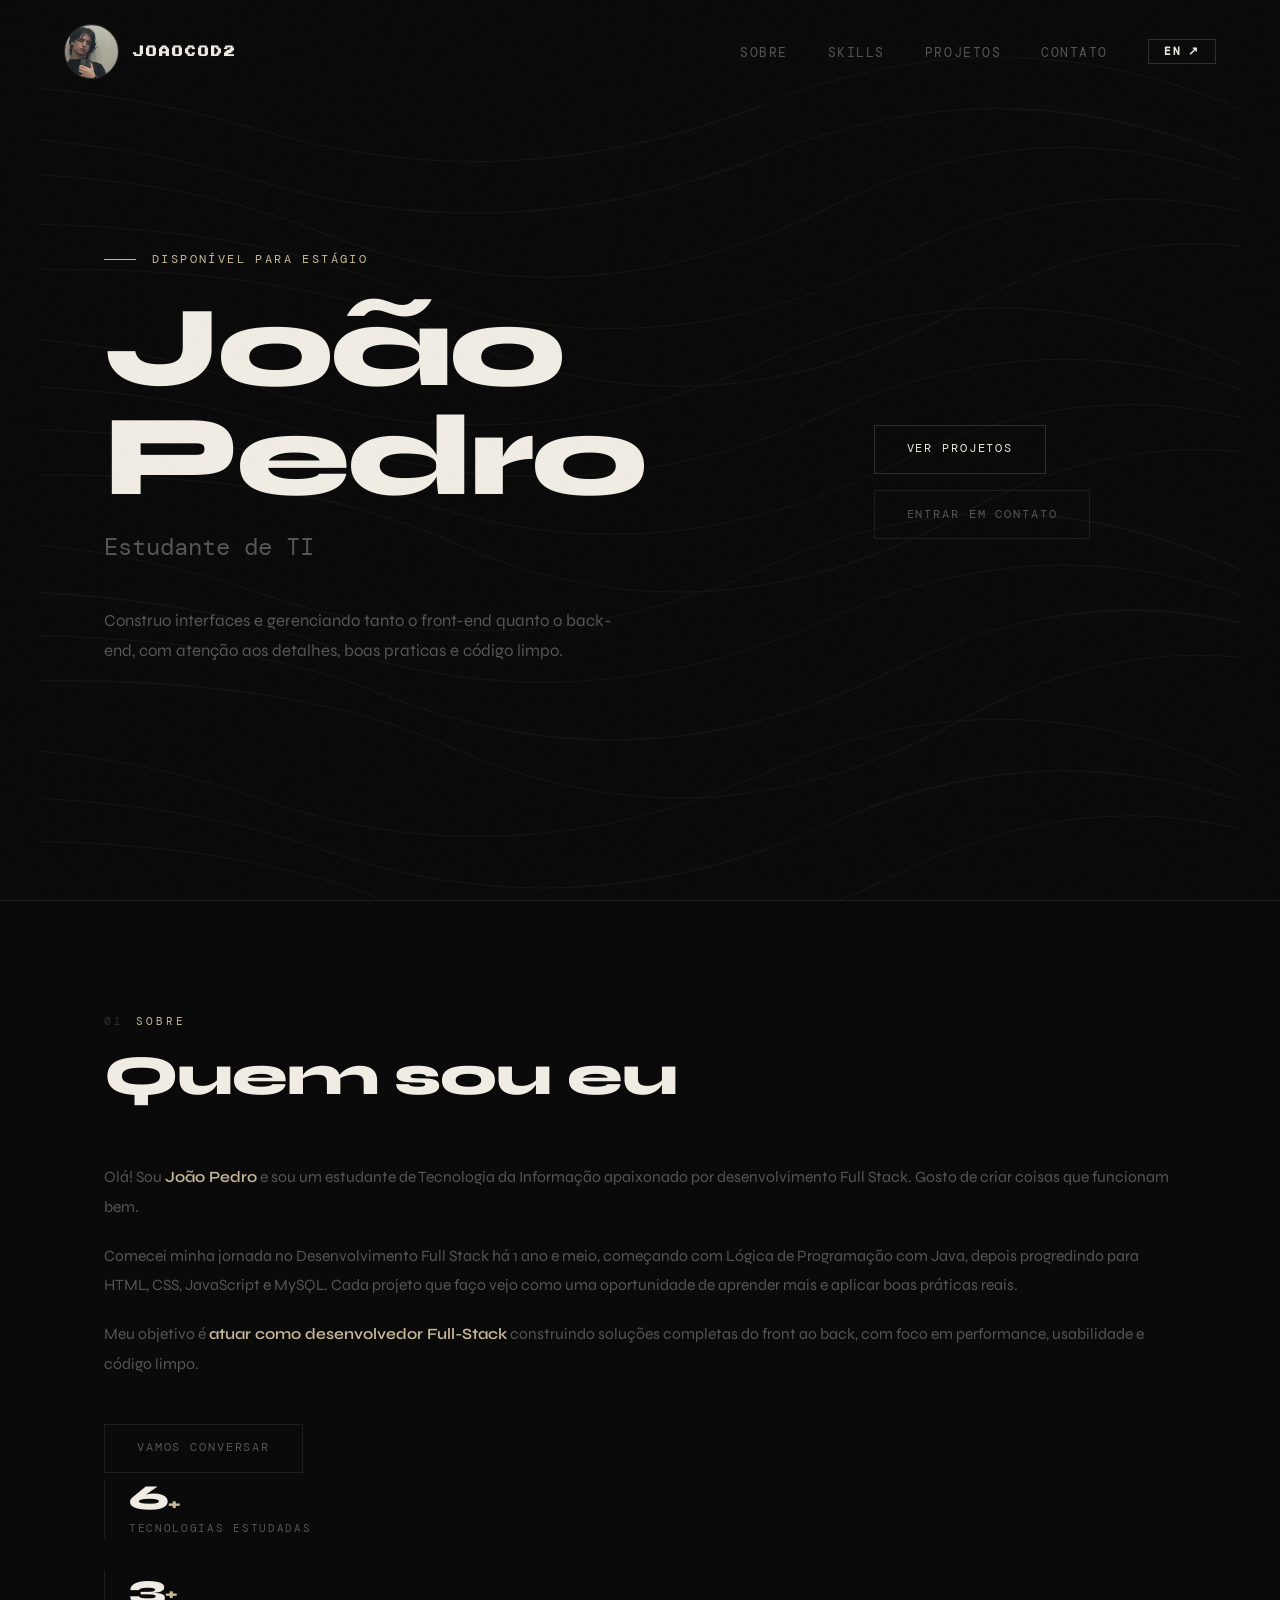
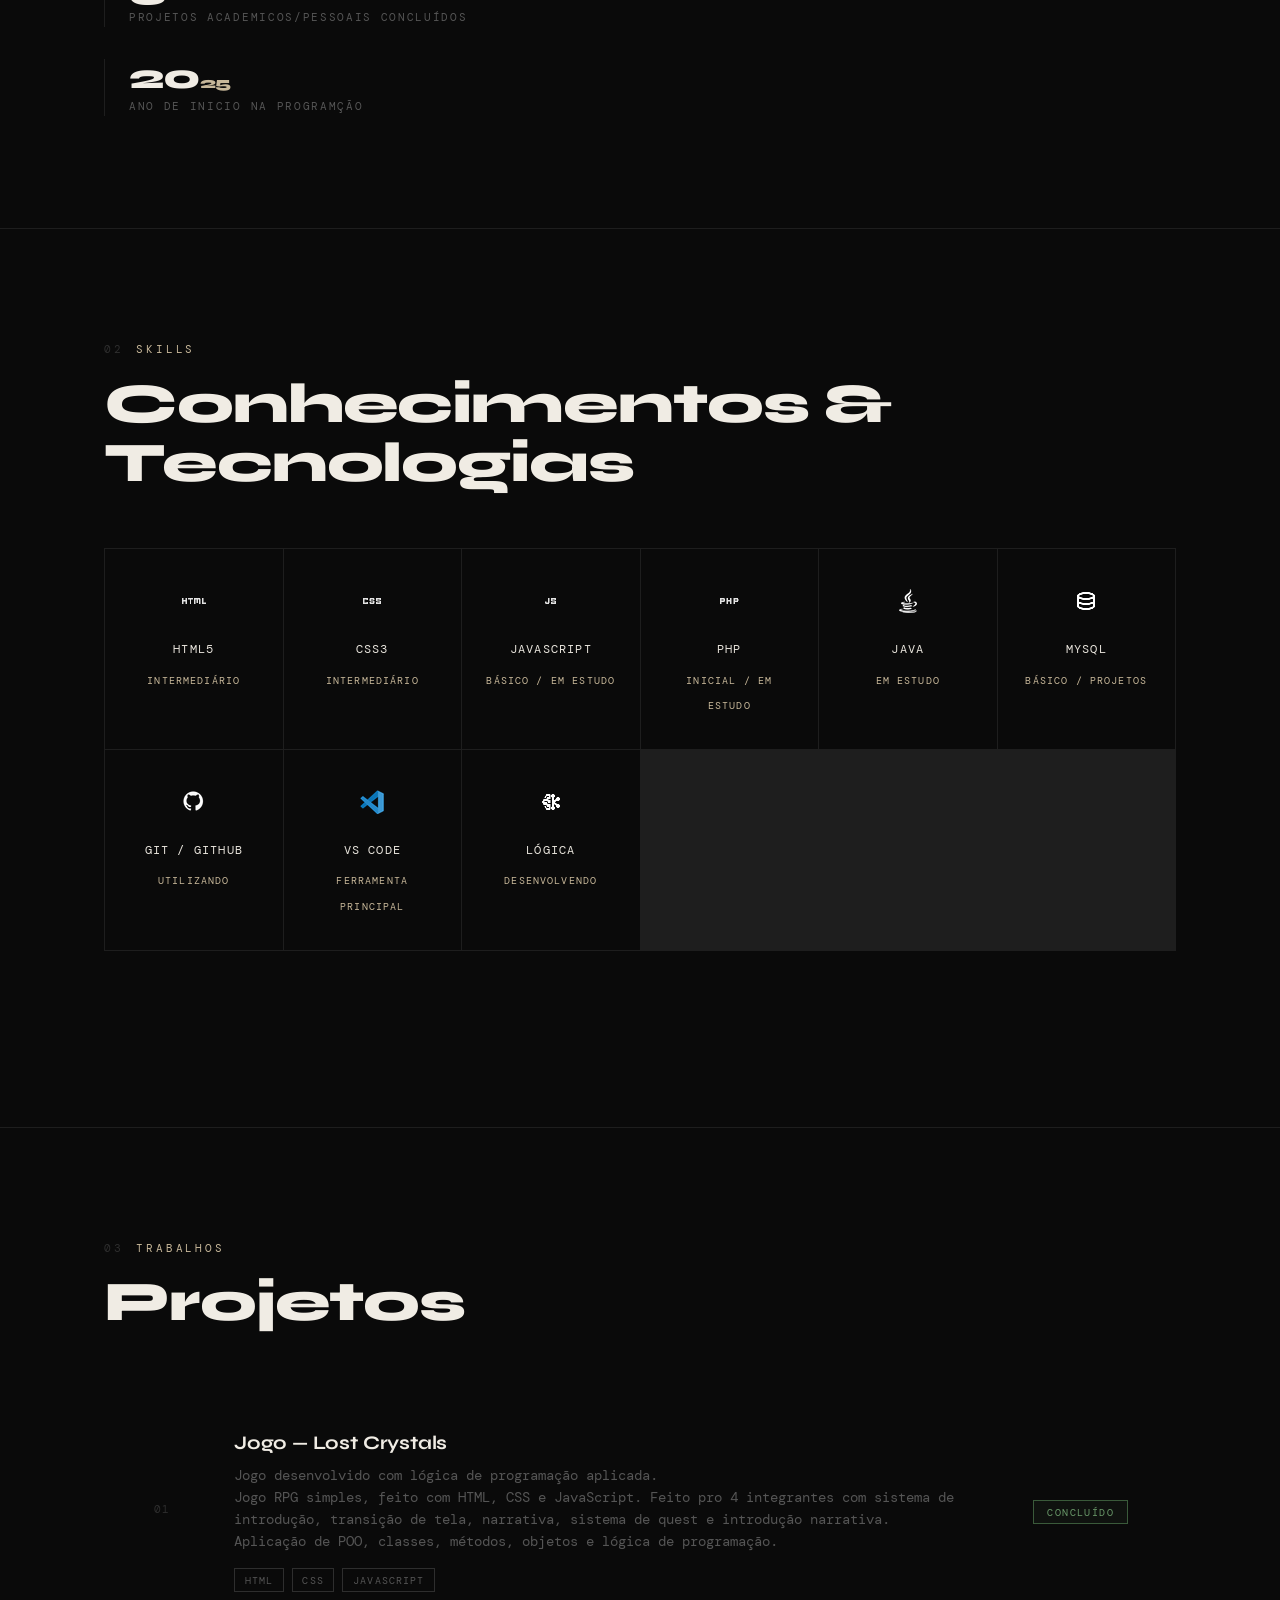
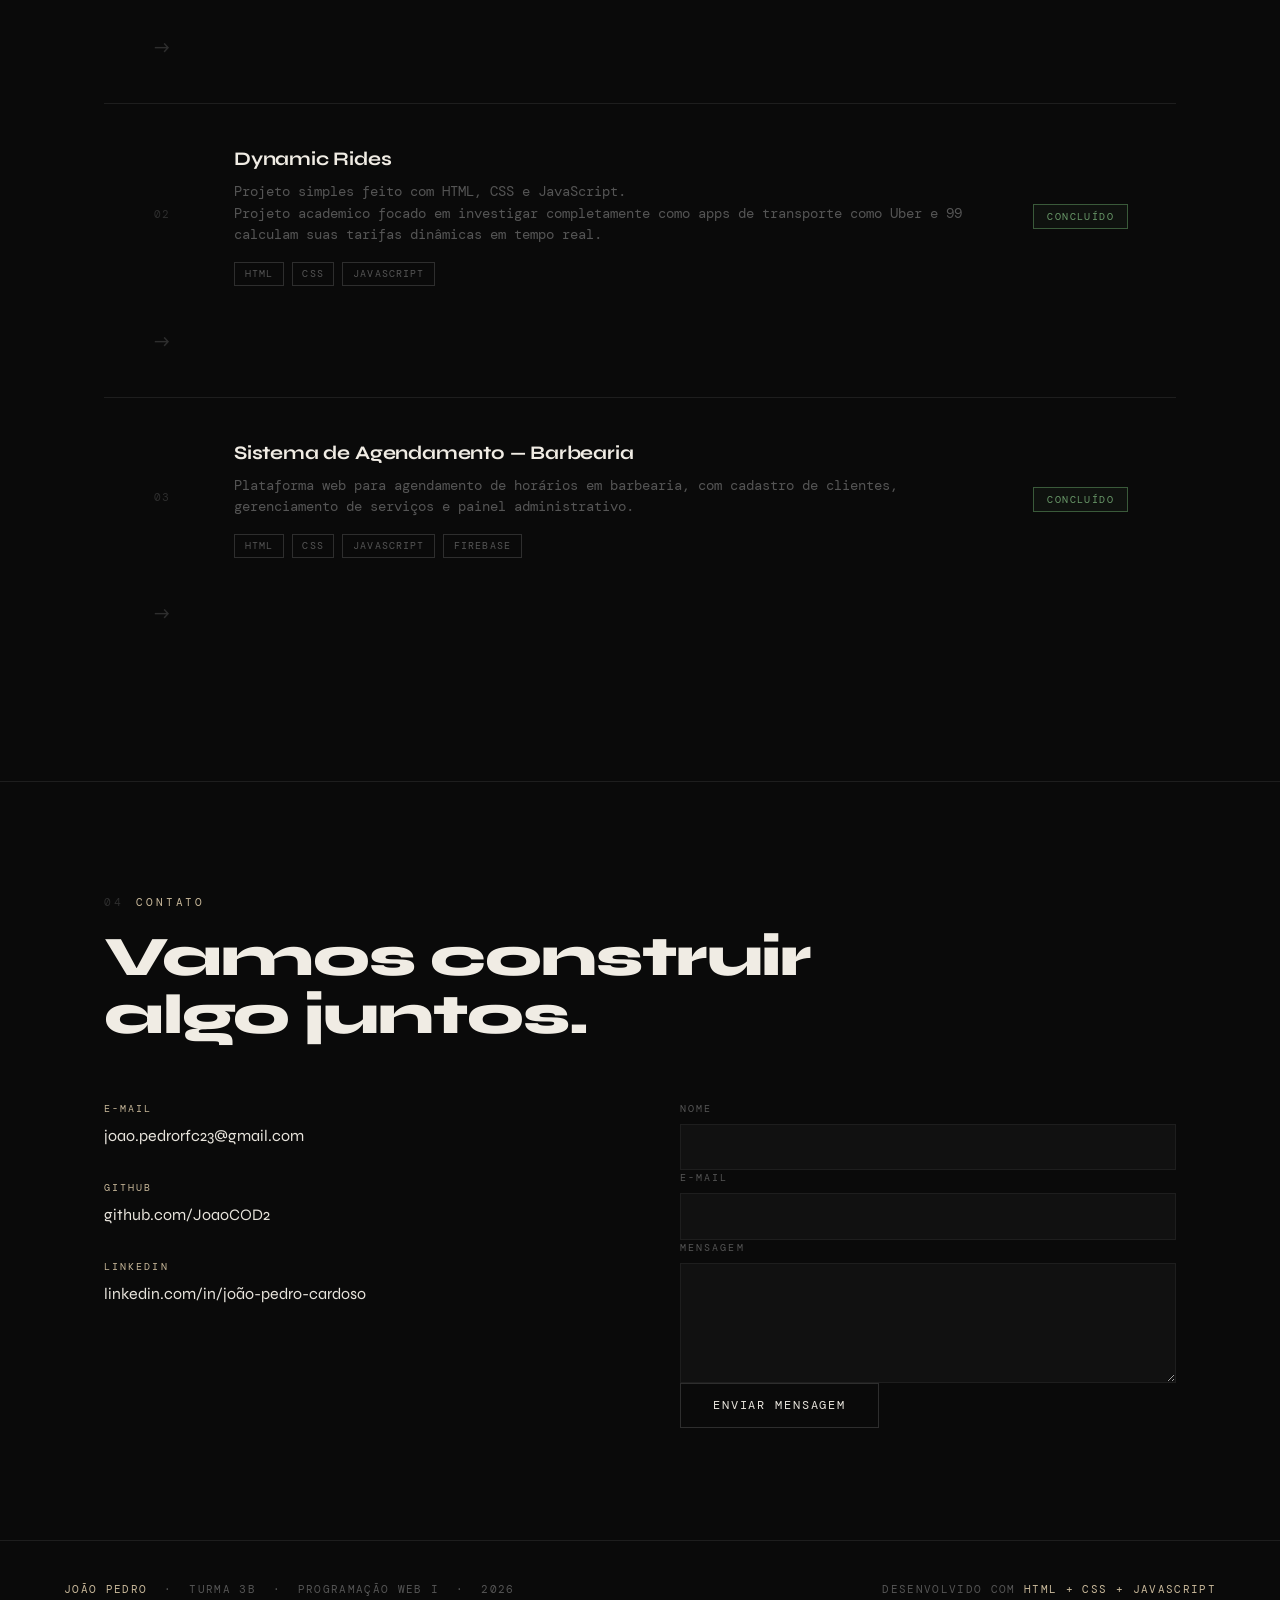
<file: index.html>
<!doctype html>
<html lang="pt-BR">

<head>
  <meta charset="UTF-8" />
  <meta name="viewport" content="width=device-width, initial-scale=1.0" />
  <title>Portfolio - Dev</title>
  <link rel="stylesheet" href="css/style.css" />
</head>

<body>
  <div id="progress-bar"></div>

  <header id="header">
    <div class="logo reveal">
      <img src="img/icone.jpg" alt="Logo João Pedro" class="logo-icon" />
      <span class="logo-text">JOAOCOD2</span>
    </div>

    <nav id="nav">
      <ul>
        <li><a href="#sobre">Sobre</a></li>
        <li><a href="#conhecimento">Skills</a></li>
        <li><a href="#projetos">Projetos</a></li>
        <li><a href="#contato">Contato</a></li>
        <a href="/en/index.html" class="language-btn">
            EN <span>↗</span>
        </a>
      </ul>
    </nav>

    <div class="hamburger" id="hamburger" aria-label="Menu">
      <span></span>
      <span></span>
      <span></span>
    </div>
  </header>

  <section id="hero">
    <div class="hero-lines" aria-hidden="true">
      <svg viewBox="0 0 1400 700" preserveAspectRatio="xMidYMid slice" xmlns="http://www.w3.org/2000/svg">
        <g stroke="#c8b89a" stroke-width="0.8" fill="none">
          <path d="M-100,80 Q200,40 400,100 T800,80 T1200,100 T1600,80" />
          <path d="M-100,120 Q200,80 400,140 T800,120 T1200,140 T1600,120" />
          <path d="M-100,160 Q250,100 450,180 T850,160 T1250,180 T1600,160" />
          <path d="M-100,200 Q300,140 500,220 T900,200 T1300,220 T1600,200" />
          <path d="M-100,240 Q350,170 550,260 T950,240 T1350,260 T1600,240" />
          <path d="M-100,280 Q200,230 400,300 T800,280 T1200,300 T1600,280" />
          <path d="M-100,320 Q250,270 450,340 T850,320 T1250,340 T1600,320" />
          <path d="M-100,360 Q300,300 500,380 T900,360 T1300,380 T1600,360" />
          <path d="M-100,400 Q350,330 550,420 T950,400 T1350,420 T1600,400" />
          <path d="M-100,440 Q200,390 400,460 T800,440 T1200,460 T1600,440" />
          <path d="M-100,480 Q250,430 450,500 T850,480 T1250,500 T1600,480" />
          <path d="M-100,520 Q300,460 500,540 T900,520 T1300,540 T1600,520" />
          <path d="M-100,560 Q350,490 550,580 T950,560 T1350,580 T1600,560" />
          <path d="M-100,600 Q200,550 400,620 T800,600 T1200,620 T1600,600" />
          <path d="M-100,640 Q250,590 450,660 T850,640 T1250,660 T1600,640" />
          <path d="M-100,680 Q300,620 500,700 T900,680 T1300,700 T1600,680" />
        </g>
      </svg>
    </div>

    <div class="hero-content">
      <div class="hero-tag">Disponível para Estágio</div>
      <h1 class="hero-name">João Pedro</h1>
      <p class="hero-title">Estudante de TI</p>
      <p class="hero-desc">
        Construo interfaces e gerenciando tanto o front-end quanto o back-end,
        com atenção aos detalhes, boas praticas e código limpo.
      </p>
    </div>
    <div class="hero-cta">
      <a href="#projetos" class="btn"><span>Ver Projetos</span></a>
      <a href="#contato" class="btn btn-outline"><span>Entrar em Contato</span></a>
    </div>
  </section>

  <hr class="divider" />

  <section id="sobre">
    <div class="section-label" data-num="01">Sobre</div>
    <h2 class="section-title">Quem sou eu</h2>

    <div class="sobre-grind reveal">
      <div class="sobre-text">
        <p>
          Olá! Sou <strong>João Pedro</strong> e sou um estudante de
          Tecnologia da Informação apaixonado por desenvolvimento Full Stack.
          Gosto de criar coisas que funcionam bem.
        </p>
        <p>
          Comecei minha jornada no Desenvolvimento Full Stack há 1 ano e meio,
          começando com Lógica de Programação com Java, depois progredindo
          para HTML, CSS, JavaScript e MySQL. Cada projeto que faço vejo como
          uma oportunidade de aprender mais e aplicar boas práticas reais.
        </p>
        <p>
          Meu objetivo é
          <strong> atuar como desenvolvedor Full-Stack</strong> construindo
          soluções completas do front ao back, com foco em performance,
          usabilidade e código limpo.
        </p>
        <br />
        <a href="#contato" class="btn btn-outline"><span>Vamos Conversar</span></a>
      </div>

      <div class="sobre-stats">
        <div class="stat-item">
          <div class="stat-num">6<span>+ </span></div>
          <div class="stat-label">Tecnologias estudadas</div>
        </div>
        <div class="stat-item">
          <div class="stat-num">3<span>+ </span></div>
          <div class="stat-label">
            Projetos Academicos/Pessoais concluídos
          </div>
        </div>
        <div class="stat-item">
          <div class="stat-num">20<span>25</span></div>
          <div class="stat-label">Ano de inicio na programção</div>
        </div>
      </div>
    </div>
  </section>

  <hr class="divider" />

  <section id="conhecimento">
    <div class="section-label" data-num="02">Skills</div>
    <h2 class="section-title">Conhecimentos &amp; Tecnologias</h2>

    <div class="skills-grid reveal">
      <div class="skill-card">
        <span class="skill-icon"><img src="img/html_24dp_E3E3E3_FILL0_wght400_GRAD0_opsz24.png" alt="HTML"></span>
        <span class="skill-name">HTML5</span>
        <span class="skill-level">Intermediário</span>
      </div>
      <div class="skill-card">
        <span class="skill-icon"><img src="img/css_24dp_E3E3E3_FILL0_wght400_GRAD0_opsz24.png" alt="CSS"></span>
        <span class="skill-name">CSS3</span>
        <span class="skill-level">Intermediário</span>
      </div>
      <div class="skill-card">
        <span class="skill-icon"><img src="img/javascript_24dp_E3E3E3_FILL0_wght400_GRAD0_opsz24.png"
            alt="JavaScript"></span>
        <span class="skill-name">JavaScript</span>
        <span class="skill-level">Básico / Em estudo</span>
      </div>
      <div class="skill-card">
        <span class="skill-icon"><img src="img/php_24dp_E3E3E3_FILL0_wght400_GRAD0_opsz24.png" alt="PHP"></span>
        <span class="skill-name">PHP</span>
        <span class="skill-level">Inicial / Em estudo</span>
      </div>
      <div class="skill-card">
        <span class="skill-icon"><img src="img/Java (4).png" alt="Java"></span>
        <span class="skill-name">Java</span>
        <span class="skill-level">Em estudo</span>
      </div>
      <div class="skill-card">
        <span class="skill-icon"><img src="img/database_24dp_FFFFFF_FILL0_wght400_GRAD0_opsz24.png"
            alt="Database"></span>
        <span class="skill-name">MySQL</span>
        <span class="skill-level">Básico / Projetos</span>
      </div>
      <div class="skill-card">
        <span class="skill-icon"><img src="img/Design sem nome (1).png" alt="Git"></span>
        <span class="skill-name">Git / GitHub</span>
        <span class="skill-level">Utilizando</span>
      </div>
      <div class="skill-card">
        <span class="skill-icon"><img src="img/Design sem nome (2).png" alt="VS Code"></span>
        <span class="skill-name">VS Code</span>
        <span class="skill-level">Ferramenta principal</span>
      </div>
      <div class="skill-card">
        <span class="skill-icon"><img src="img/network_intel_node_24dp_FFFFFF_FILL0_wght400_GRAD0_opsz24.png"
            alt="Lógica"></span>
        <span class="skill-name">Lógica</span>
        <span class="skill-level">Desenvolvendo</span>
      </div>
    </div>
  </section>

  <hr class="divider" />

  <section id="projetos">
    <div class="section-label" data-num="03">Trabalhos</div>
    <h2 class="section-title">Projetos</h2>

    <div class="projects-list reveal">

      <a href="https://joaocod2.github.io/Jogo/" target="_blank" class="project-card">
        <span class="project-num">01</span>
        <div class="project-info">
          <h3 class="project-title">Jogo — Lost Crystals</h3>
          <p class="project-desc">
            Jogo desenvolvido com lógica de programação aplicada. <br />
            Jogo RPG simples, feito com HTML, CSS e JavaScript. Feito pro 4 integrantes com sistema de introdução,
            transição de tela, narrativa, sistema de quest e introdução narrativa. <br />
            Aplicação de POO, classes, métodos, objetos e lógica de programação.
          </p>
          <div class="project-tags">
            <span class="tag">HTML</span>
            <span class="tag">CSS</span>
            <span class="tag">JavaScript</span>
          </div>
        </div>
        <div class="project-status">
          <span class="status-badge done">Concluído</span>
        </div>
        <span class="project-arrow">→</span>
      </a>

      <a href="https://joaocod2.github.io/DynamicRides/" target="_blank" class="project-card">
        <span class="project-num">02</span>
        <div class="project-info">
          <h3 class="project-title">Dynamic Rides</h3>
          <p class="project-desc">
            Projeto simples feito com HTML, CSS e JavaScript. <br />
            Projeto academico focado em investigar completamente como apps de transporte como Uber e 99 calculam suas
            tarifas dinâmicas em tempo real.
          </p>
          <div class="project-tags">
            <span class="tag">HTML</span>
            <span class="tag">CSS</span>
            <span class="tag">JavaScript</span>
          </div>
        </div>
        <div class="project-status">
          <span class="status-badge done">Concluído</span>
        </div>
        <span class="project-arrow">→</span>
      </a>

      <a href="https://barbearia-premium-78b71.web.app/" target="_blank" class="project-card">
        <span class="project-num">03</span>
        <div class="project-info">
          <h3 class="project-title">Sistema de Agendamento — Barbearia</h3>
          <p class="project-desc">
            Plataforma web para agendamento de horários em barbearia, com cadastro de clientes,
            gerenciamento de serviços e painel administrativo.
          </p>
          <div class="project-tags">
            <span class="tag">HTML</span>
            <span class="tag">CSS</span>
            <span class="tag">JavaScript</span>
            <span class="tag">Firebase</span>
          </div>
        </div>
        <div class="project-status">
          <span class="status-badge done">Concluído</span>
        </div>
        <span class="project-arrow">→</span>
      </a>

    </div>
  </section>

  <hr class="divider" />

  <section id="contato">
    <div class="section-label" data-num="04">Contato</div>
    <h2 class="section-title">Vamos construir<br>algo juntos.</h2>

    <div class="contact-grid reveal">

      <div class="contact-info">
        <div class="contact-item">
          <span class="contact-item-label">E-mail</span>
          <span class="contact-item-value">
            <a href="mailto:joao.pedrorfc23@gmail.com">joao.pedrorfc23@gmail.com</a>
          </span>
        </div>
        <div class="contact-item">
          <span class="contact-item-label">GitHub</span>
          <span class="contact-item-value">
            <a href="https://github.com/JoaoCOD2" target="_blank" rel="noopener">github.com/JoaoCOD2</a>
          </span>
        </div>
        <div class="contact-item">
          <span class="contact-item-label">LinkedIn</span>
          <span class="contact-item-value">
            <a href="https://www.linkedin.com/in/jo%C3%A3o-pedro-cardoso-a6bbb4368/" target="_blank"
              rel="noopener">linkedin.com/in/joão-pedro-cardoso</a>
          </span>
        </div>
      </div>
    <!-- Form Spree é um site que permite criar formulários de contato sem precisar de backend-->
      <div class="contact-form">
        <form id="contactForm">
          <div class="form-group">
            <label for="name">Nome</label>
            <input type="text" id="name" name="name" required>
          </div>
          <div class="form-group">
            <label for="email">E-mail</label>
            <input type="email" id="email" name="email" required>
          </div>
          <div class="form-group">
            <label for="message">Mensagem</label>
            <textarea id="message" name="message" required></textarea>
          </div>
          <button type="submit" class="btn"><span>Enviar Mensagem</span></button>
        </form>
        <div id="formMessage" style="margin-top: 1rem; display: none;"></div>
      </div>

    </div>
  </section>

  <footer>
    <p class="footer-text">
      <span class="footer-accent">João Pedro</span> &nbsp;·&nbsp;
      Turma 3B &nbsp;·&nbsp;
      Programação Web I &nbsp;·&nbsp;
      2026
    </p>
    <p class="footer-text">
      Desenvolvido com <span class="footer-accent">HTML + CSS + JavaScript</span>
    </p>
  </footer>
  <script>
    // ── Header scroll
    const header = document.getElementById('header');
    window.addEventListener('scroll', () => {
      header.classList.toggle('scrolled', window.scrollY > 40);
    });

    
    // ── Scroll reveal
    const reveals = document.querySelectorAll('.reveal');
    const observer = new IntersectionObserver((entries) => {
      entries.forEach(entry => {
        if (entry.isIntersecting) {
          entry.target.classList.add('visible');
          observer.unobserve(entry.target);
        }
      });
    }, { threshold: 0.1 });

    reveals.forEach(el => observer.observe(el));

    // ── Hamburger
    const hamburger = document.getElementById('hamburger');
    const nav = document.getElementById('nav');

    hamburger.addEventListener('click', () => {
      hamburger.classList.toggle('open');
      nav.classList.toggle('open');
    });

    nav.querySelectorAll('a').forEach(link => {
      link.addEventListener('click', () => {
        hamburger.classList.remove('open');
        nav.classList.remove('open');
      });
    });

    // ── Formulário de contato (com AJAX para não sair da página)
    const contactForm = document.getElementById('contactForm');
    const formMessage = document.getElementById('formMessage');

    contactForm.addEventListener('submit', async (e) => {
      e.preventDefault();
      
      const formData = new FormData(contactForm);
      const data = Object.fromEntries(formData);
      
      // Validação básica
      if (!data.name || !data.email || !data.message) {
        showMessage('Por favor, preencha todos os campos.', 'error');
        return;
      }
      
      // Validação de email mais forte (formato)
      const emailRegex = /^[a-zA-Z0-9._%+-]+@[a-zA-Z0-9.-]+\.[a-zA-Z]{2,}$/;
      if (!emailRegex.test(data.email)) {
        showMessage('Por favor, insira um e-mail válido (ex.: nome@dominio.com).', 'error');
        return;
      }
      
      // Envio para Formspree via AJAX
      try {
        const response = await fetch('https://formspree.io/f/meevnkoe', {
          method: 'POST',
          headers: {
            'Content-Type': 'application/json'
          },
          body: JSON.stringify(data)
        });
        
        if (response.ok) {
          showMessage('Mensagem enviada com sucesso! Obrigado pelo contato.', 'success');
          contactForm.reset();
        } else {
          showMessage('Erro ao enviar mensagem. Tente novamente.', 'error');
        }
      } catch (error) {
        showMessage('Erro de conexão. Verifique sua internet.', 'error');
      }
    });

    function showMessage(text, type) {
      formMessage.textContent = text;
      formMessage.style.display = 'block';
      formMessage.style.color = type === 'success' ? 'var(--accent)' : '#ff6b6b';
      formMessage.style.fontFamily = 'var(--font-mono)';
      formMessage.style.fontSize = '0.8rem';
      setTimeout(() => {
        formMessage.style.display = 'none';
      }, 5000);
    }
  </script>
</body>

</html>
</file>
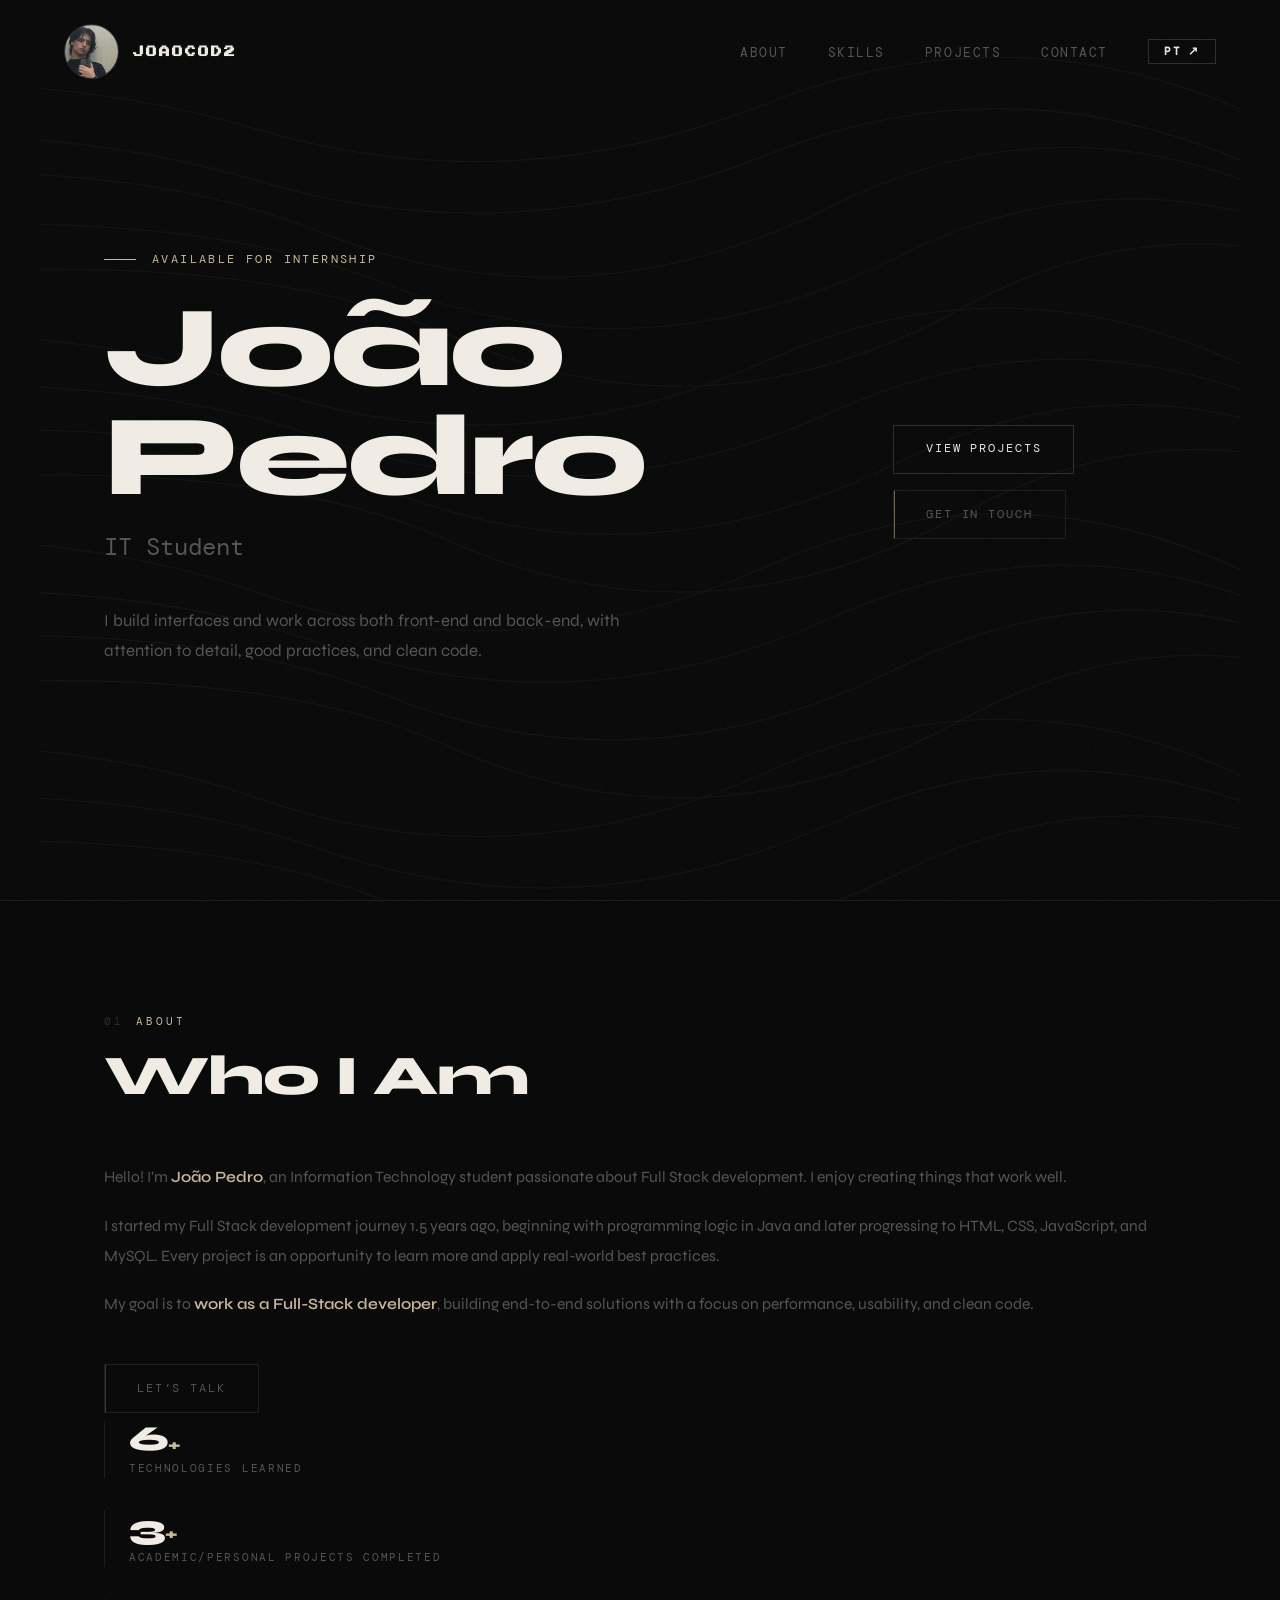
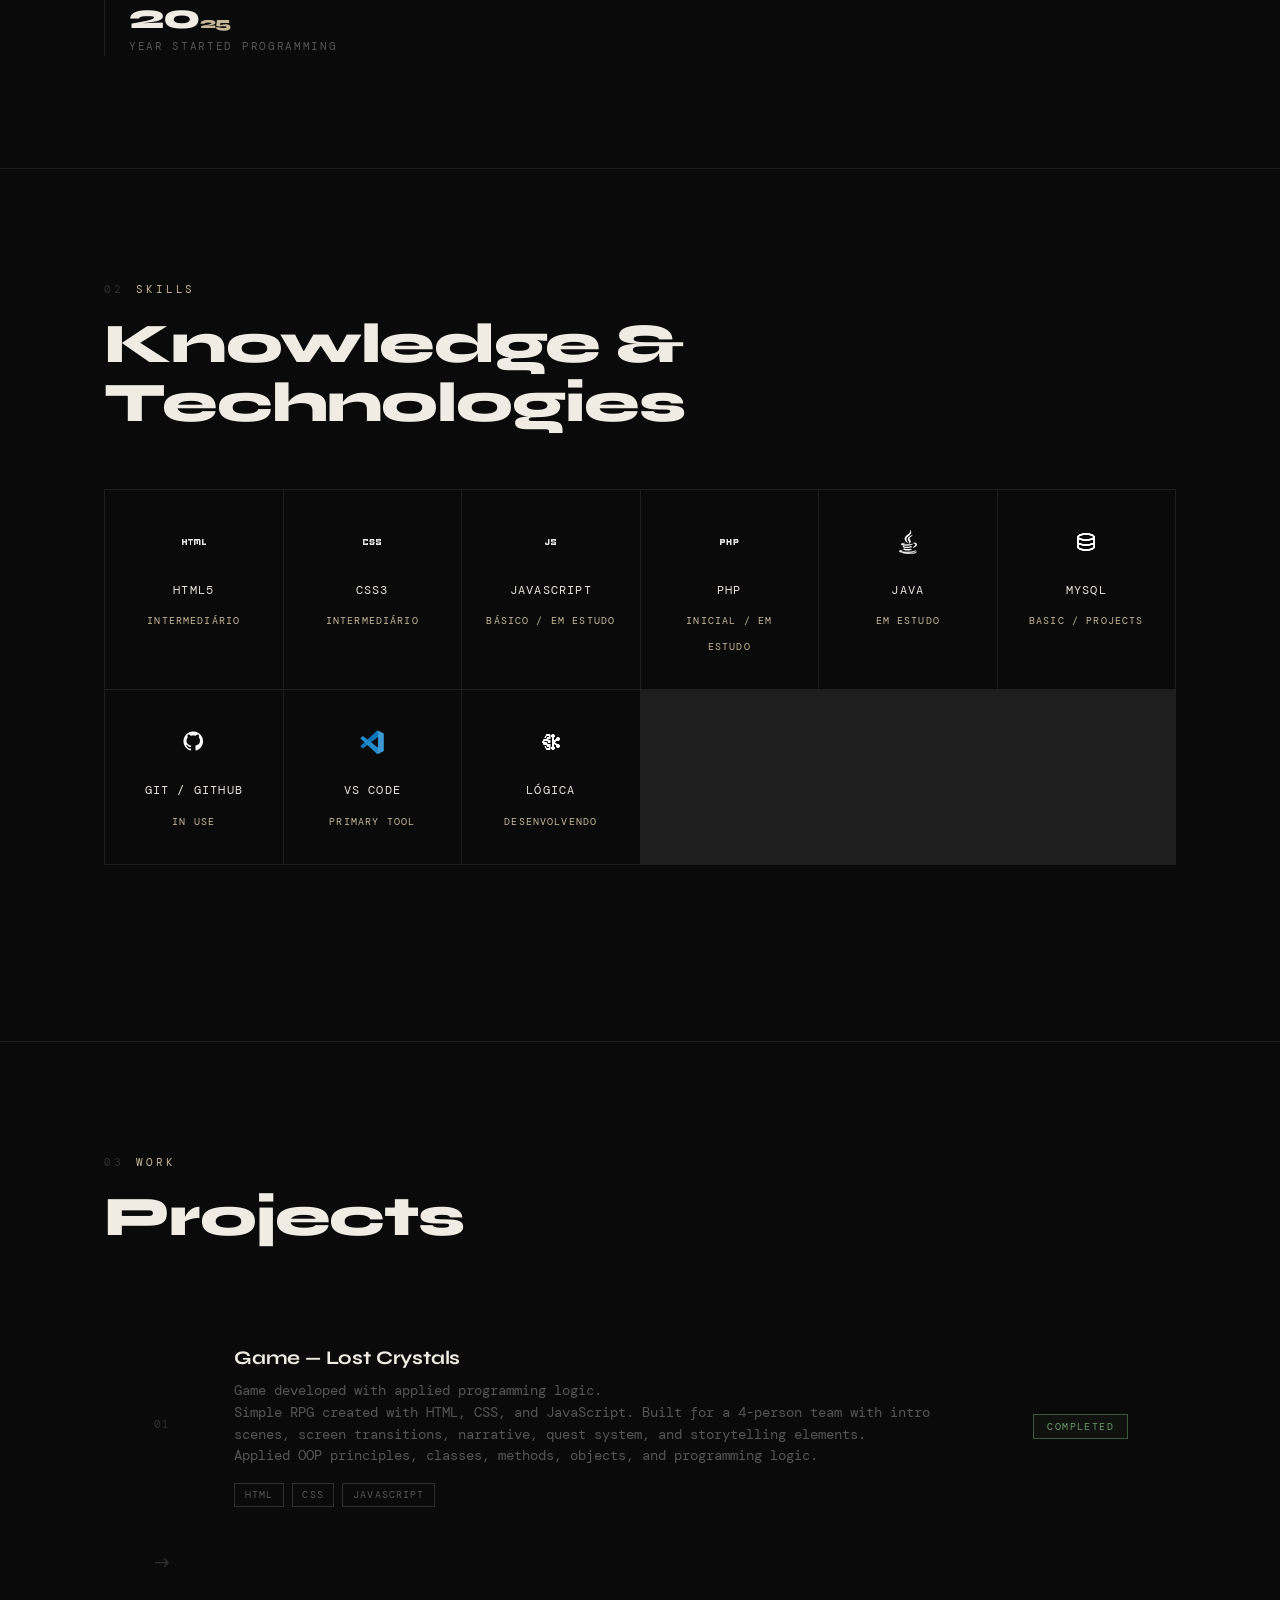
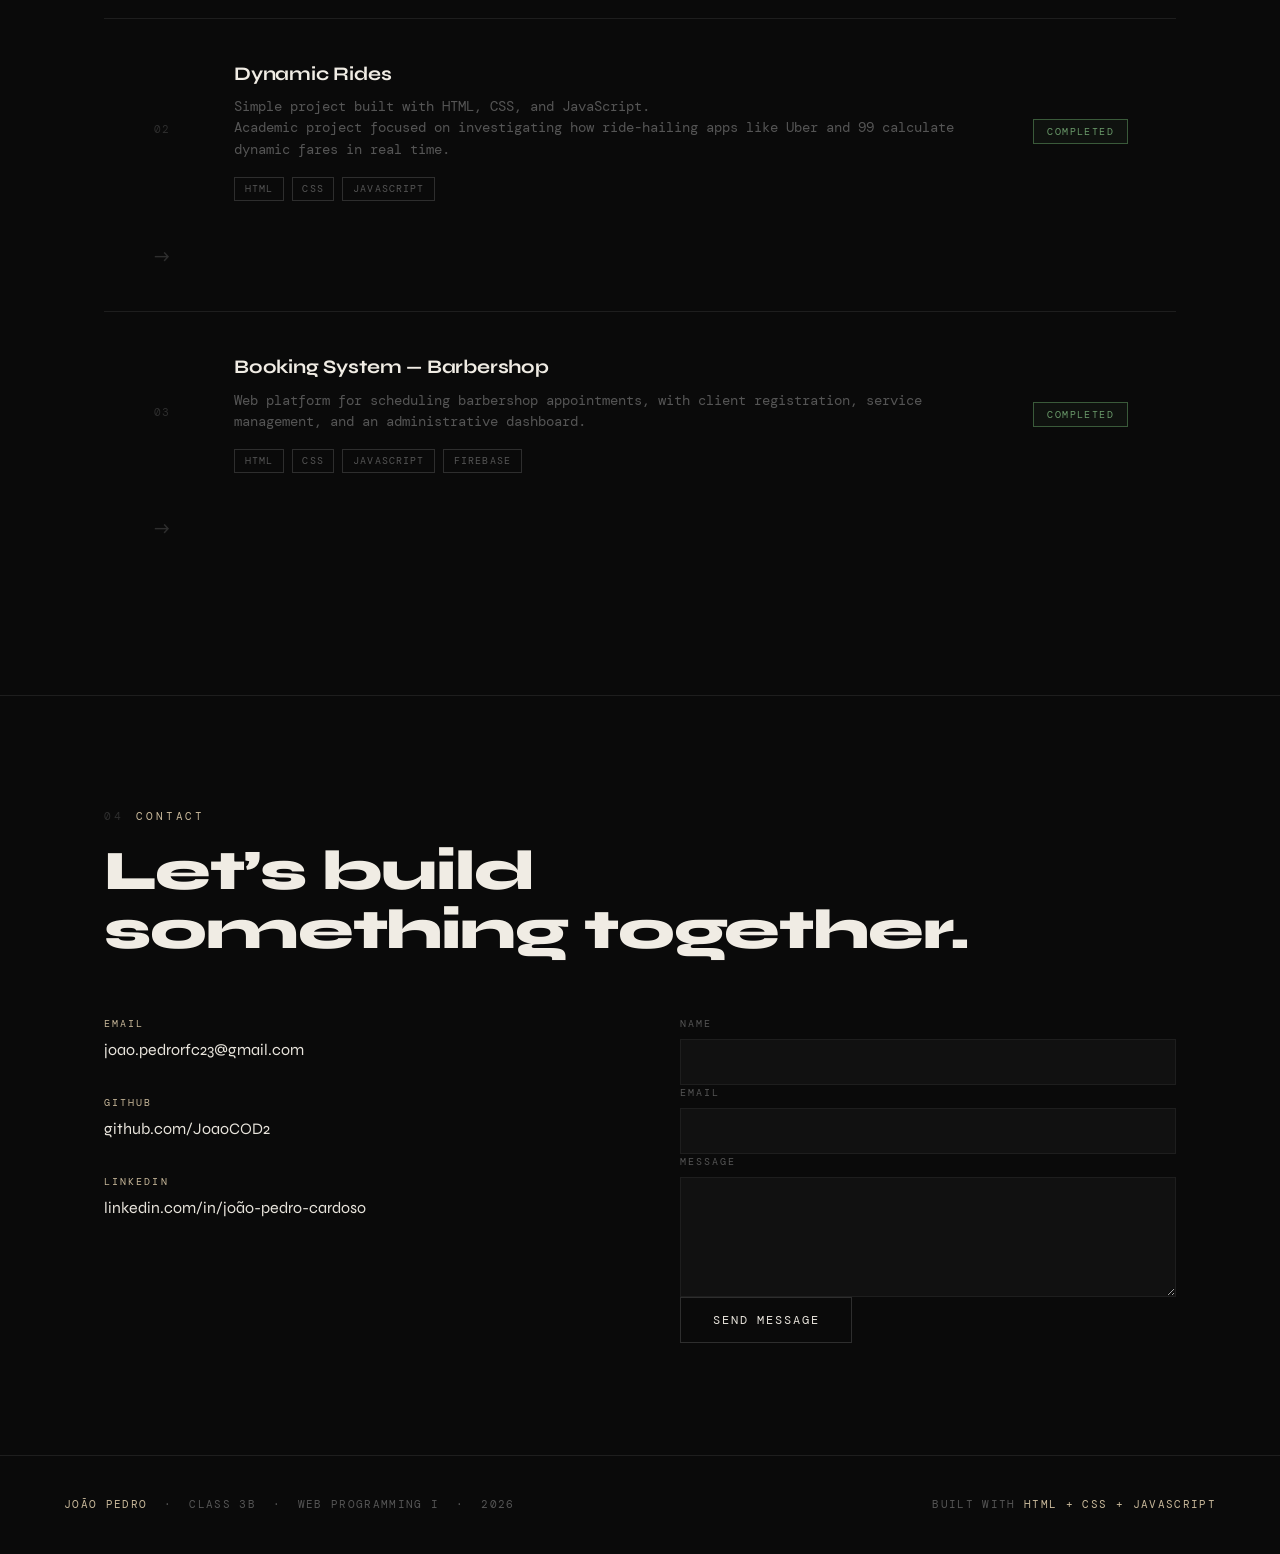
<file: en/index.html>
<!doctype html>
<html lang="en">

<head>
  <meta charset="UTF-8" />
  <meta name="viewport" content="width=device-width, initial-scale=1.0" />
  <title>Portfolio - Dev</title>
  <link rel="stylesheet" href="css/style.css" />
</head>

<body>
  <div id="progress-bar"></div>

  <header id="header">
    <div class="logo reveal">
      <img src="img/icone.jpg" alt="Logo João Pedro" class="logo-icon" />
      <span class="logo-text">JOAOCOD2</span>
    </div>

    <nav id="nav">
      <ul>
        <li><a href="#about">About</a></li>
        <li><a href="#skills">Skills</a></li>
        <li><a href="#projects">Projects</a></li>
        <li><a href="#contact">Contact</a></li>
        <a href="../index.html" class="language-btn">
            PT <span>↗</span>
        </a>
      </ul>
    </nav>

    <div class="hamburger" id="hamburger" aria-label="Menu">
      <span></span>
      <span></span>
      <span></span>
    </div>
  </header>

  <section id="hero">
    <div class="hero-lines" aria-hidden="true">
      <svg viewBox="0 0 1400 700" preserveAspectRatio="xMidYMid slice" xmlns="http://www.w3.org/2000/svg">
        <g stroke="#c8b89a" stroke-width="0.8" fill="none">
          <path d="M-100,80 Q200,40 400,100 T800,80 T1200,100 T1600,80" />
          <path d="M-100,120 Q200,80 400,140 T800,120 T1200,140 T1600,120" />
          <path d="M-100,160 Q250,100 450,180 T850,160 T1250,180 T1600,160" />
          <path d="M-100,200 Q300,140 500,220 T900,200 T1300,220 T1600,200" />
          <path d="M-100,240 Q350,170 550,260 T950,240 T1350,260 T1600,240" />
          <path d="M-100,280 Q200,230 400,300 T800,280 T1200,300 T1600,280" />
          <path d="M-100,320 Q250,270 450,340 T850,320 T1250,340 T1600,320" />
          <path d="M-100,360 Q300,300 500,380 T900,360 T1300,380 T1600,360" />
          <path d="M-100,400 Q350,330 550,420 T950,400 T1350,420 T1600,400" />
          <path d="M-100,440 Q200,390 400,460 T800,440 T1200,460 T1600,440" />
          <path d="M-100,480 Q250,430 450,500 T850,480 T1250,500 T1600,480" />
          <path d="M-100,520 Q300,460 500,540 T900,520 T1300,540 T1600,520" />
          <path d="M-100,560 Q350,490 550,580 T950,560 T1350,580 T1600,560" />
          <path d="M-100,600 Q200,550 400,620 T800,600 T1200,620 T1600,600" />
          <path d="M-100,640 Q250,590 450,660 T850,640 T1250,660 T1600,640" />
          <path d="M-100,680 Q300,620 500,700 T900,680 T1300,700 T1600,680" />
        </g>
      </svg>
    </div>

    <div class="hero-content">
      <div class="hero-tag">Available for Internship</div>
      <h1 class="hero-name">João Pedro</h1>
      <p class="hero-title">IT Student</p>
      <p class="hero-desc">
        I build interfaces and work across both front-end and back-end,
        with attention to detail, good practices, and clean code.
      </p>
    </div>
    <div class="hero-cta">
      <a href="#projects" class="btn"><span>View Projects</span></a>
      <a href="#contact" class="btn btn-outline"><span>Get in Touch</span></a>
    </div>
  </section>

  <hr class="divider" />

  <section id="about">
    <div class="section-label" data-num="01">About</div>
    <h2 class="section-title">Who I Am</h2>

    <div class="sobre-grind reveal">
      <div class="sobre-text">
        <p>
          Hello! I’m <strong>João Pedro</strong>, an Information Technology student
          passionate about Full Stack development. I enjoy creating things that work well.
        </p>
        <p>
          I started my Full Stack development journey 1.5 years ago,
          beginning with programming logic in Java and later progressing
          to HTML, CSS, JavaScript, and MySQL. Every project is an opportunity
          to learn more and apply real-world best practices.
        </p>
        <p>
          My goal is to
          <strong> work as a Full-Stack developer</strong>, building
          end-to-end solutions with a focus on performance,
          usability, and clean code.
        </p>
        <br />
        <a href="#contact" class="btn btn-outline"><span>Let’s Talk</span></a>
      </div>

      <div class="sobre-stats">
        <div class="stat-item">
          <div class="stat-num">6<span>+ </span></div>
          <div class="stat-label">Technologies learned</div>
        </div>
        <div class="stat-item">
          <div class="stat-num">3<span>+ </span></div>
          <div class="stat-label">
            Academic/Personal projects completed
          </div>
        </div>
        <div class="stat-item">
          <div class="stat-num">20<span>25</span></div>
          <div class="stat-label">Year started programming</div>
        </div>
      </div>
    </div>
  </section>

  <hr class="divider" />

  <section id="skills">
    <div class="section-label" data-num="02">Skills</div>
    <h2 class="section-title">Knowledge &amp; Technologies</h2>

    <div class="skills-grid reveal">
      <div class="skill-card">
        <span class="skill-icon"><img src="img/html_24dp_E3E3E3_FILL0_wght400_GRAD0_opsz24.png" alt="HTML"></span>
        <span class="skill-name">HTML5</span>
        <span class="skill-level">Intermediário</span>
      </div>
      <div class="skill-card">
        <span class="skill-icon"><img src="img/css_24dp_E3E3E3_FILL0_wght400_GRAD0_opsz24.png" alt="CSS"></span>
        <span class="skill-name">CSS3</span>
        <span class="skill-level">Intermediário</span>
      </div>
      <div class="skill-card">
        <span class="skill-icon"><img src="img/javascript_24dp_E3E3E3_FILL0_wght400_GRAD0_opsz24.png"
            alt="JavaScript"></span>
        <span class="skill-name">JavaScript</span>
        <span class="skill-level">Básico / Em estudo</span>
      </div>
      <div class="skill-card">
        <span class="skill-icon"><img src="img/php_24dp_E3E3E3_FILL0_wght400_GRAD0_opsz24.png" alt="PHP"></span>
        <span class="skill-name">PHP</span>
        <span class="skill-level">Inicial / Em estudo</span>
      </div>
      <div class="skill-card">
        <span class="skill-icon"><img src="img/Java (4).png" alt="Java"></span>
        <span class="skill-name">Java</span>
        <span class="skill-level">Em estudo</span>
      </div>
      <div class="skill-card">
        <span class="skill-icon"><img src="img/database_24dp_FFFFFF_FILL0_wght400_GRAD0_opsz24.png"
            alt="Database"></span>
        <span class="skill-name">MySQL</span>
        <span class="skill-level">Basic / Projects</span>
      </div>
      <div class="skill-card">
        <span class="skill-icon"><img src="img/Design sem nome (1).png" alt="Git"></span>
        <span class="skill-name">Git / GitHub</span>
        <span class="skill-level">In use</span>
      </div>
      <div class="skill-card">
        <span class="skill-icon"><img src="img/Design sem nome (2).png" alt="VS Code"></span>
        <span class="skill-name">VS Code</span>
        <span class="skill-level">Primary tool</span>
      </div>
      <div class="skill-card">
        <span class="skill-icon"><img src="img/network_intel_node_24dp_FFFFFF_FILL0_wght400_GRAD0_opsz24.png"
            alt="Lógica"></span>
        <span class="skill-name">Lógica</span>
        <span class="skill-level">Desenvolvendo</span>
      </div>
    </div>
  </section>

  <hr class="divider" />

  <section id="projects">
    <div class="section-label" data-num="03">Work</div>
    <h2 class="section-title">Projects</h2>

    <div class="projects-list reveal">

      <a href="https://joaocod2.github.io/Jogo/" target="_blank" class="project-card">
        <span class="project-num">01</span>
        <div class="project-info">
          <h3 class="project-title">Game — Lost Crystals</h3>
          <p class="project-desc">
            Game developed with applied programming logic. <br />
            Simple RPG created with HTML, CSS, and JavaScript. Built for a 4-person team with intro scenes,
            screen transitions, narrative, quest system, and storytelling elements. <br />
            Applied OOP principles, classes, methods, objects, and programming logic.
          </p>
          <div class="project-tags">
            <span class="tag">HTML</span>
            <span class="tag">CSS</span>
            <span class="tag">JavaScript</span>
          </div>
        </div>
        <div class="project-status">
          <span class="status-badge done">Completed</span>
        </div>
        <span class="project-arrow">→</span>
      </a>

      <a href="https://joaocod2.github.io/DynamicRides/" target="_blank" class="project-card">
        <span class="project-num">02</span>
        <div class="project-info">
          <h3 class="project-title">Dynamic Rides</h3>
          <p class="project-desc">
            Simple project built with HTML, CSS, and JavaScript. <br />
            Academic project focused on investigating how ride-hailing apps like Uber and 99 calculate
            dynamic fares in real time.
          </p>
          <div class="project-tags">
            <span class="tag">HTML</span>
            <span class="tag">CSS</span>
            <span class="tag">JavaScript</span>
          </div>
        </div>
        <div class="project-status">
          <span class="status-badge done">Completed</span>
        </div>
        <span class="project-arrow">→</span>
      </a>

      <a href="https://barbearia-premium-78b71.web.app/" target="_blank" class="project-card">
        <span class="project-num">03</span>
        <div class="project-info">
          <h3 class="project-title">Booking System — Barbershop</h3>
          <p class="project-desc">
            Web platform for scheduling barbershop appointments, with client registration,
            service management, and an administrative dashboard.
          </p>
          <div class="project-tags">
            <span class="tag">HTML</span>
            <span class="tag">CSS</span>
            <span class="tag">JavaScript</span>
            <span class="tag">Firebase</span>
          </div>
        </div>
        <div class="project-status">
          <span class="status-badge done">Completed</span>
        </div>
        <span class="project-arrow">→</span>
      </a>

    </div>
  </section>

  <hr class="divider" />

  <section id="contact">
    <div class="section-label" data-num="04">Contact</div>
    <h2 class="section-title">Let’s build<br>something together.</h2>

    <div class="contact-grid reveal">

      <div class="contact-info">
        <div class="contact-item">
          <span class="contact-item-label">Email</span>
          <span class="contact-item-value">
            <a href="mailto:joao.pedrorfc23@gmail.com">joao.pedrorfc23@gmail.com</a>
          </span>
        </div>
        <div class="contact-item">
          <span class="contact-item-label">GitHub</span>
          <span class="contact-item-value">
            <a href="https://github.com/JoaoCOD2" target="_blank" rel="noopener">github.com/JoaoCOD2</a>
          </span>
        </div>
        <div class="contact-item">
          <span class="contact-item-label">LinkedIn</span>
          <span class="contact-item-value">
            <a href="https://www.linkedin.com/in/jo%C3%A3o-pedro-cardoso-a6bbb4368/" target="_blank"
              rel="noopener">linkedin.com/in/joão-pedro-cardoso</a>
          </span>
        </div>
      </div>
    <!-- Formspree is a site that allows you to create contact forms without needing a backend -->
      <div class="contact-form">
        <form id="contactForm">
          <div class="form-group">
            <label for="name">Name</label>
            <input type="text" id="name" name="name" required>
          </div>
          <div class="form-group">
            <label for="email">Email</label>
            <input type="email" id="email" name="email" required>
          </div>
          <div class="form-group">
            <label for="message">Message</label>
            <textarea id="message" name="message" required></textarea>
          </div>
          <button type="submit" class="btn"><span>Send Message</span></button>
        </form>
        <div id="formMessage" style="margin-top: 1rem; display: none;"></div>
      </div>

    </div>
  </section>

  <footer>
    <p class="footer-text">
      <span class="footer-accent">João Pedro</span> &nbsp;·&nbsp;
      Class 3B &nbsp;·&nbsp;
      Web Programming I &nbsp;·&nbsp;
      2026
    </p>
    <p class="footer-text">
      Built with <span class="footer-accent">HTML + CSS + JavaScript</span>
    </p>
  </footer>
  <script>
    // ── Header scroll
    const header = document.getElementById('header');
    window.addEventListener('scroll', () => {
      header.classList.toggle('scrolled', window.scrollY > 40);
    });

    
    // ── Scroll reveal
    const reveals = document.querySelectorAll('.reveal');
    const observer = new IntersectionObserver((entries) => {
      entries.forEach(entry => {
        if (entry.isIntersecting) {
          entry.target.classList.add('visible');
          observer.unobserve(entry.target);
        }
      });
    }, { threshold: 0.1 });

    reveals.forEach(el => observer.observe(el));

    // ── Hamburger
    const hamburger = document.getElementById('hamburger');
    const nav = document.getElementById('nav');

    hamburger.addEventListener('click', () => {
      hamburger.classList.toggle('open');
      nav.classList.toggle('open');
    });

    nav.querySelectorAll('a').forEach(link => {
      link.addEventListener('click', () => {
        hamburger.classList.remove('open');
        nav.classList.remove('open');
      });
    });

    // ── Contact form (uses AJAX so the page does not reload)
    const contactForm = document.getElementById('contactForm');
    const formMessage = document.getElementById('formMessage');

    contactForm.addEventListener('submit', async (e) => {
      e.preventDefault();
      
      const formData = new FormData(contactForm);
      const data = Object.fromEntries(formData);
      
      // Validação básica
      if (!data.name || !data.email || !data.message) {
        showMessage('Please fill in all fields.', 'error');
        return;
      }
      
      // Stronger email validation (format)
      const emailRegex = /^[a-zA-Z0-9._%+-]+@[a-zA-Z0-9.-]+\.[a-zA-Z]{2,}$/;
      if (!emailRegex.test(data.email)) {
        showMessage('Please enter a valid email address (e.g.: name@domain.com).', 'error');
        return;
      }
      
      // Send to Formspree via AJAX
      try {
        const response = await fetch('https://formspree.io/f/meevnkoe', {
          method: 'POST',
          headers: {
            'Content-Type': 'application/json'
          },
          body: JSON.stringify(data)
        });
        
        if (response.ok) {
          showMessage('Message sent successfully! Thank you for contacting me.', 'success');
          contactForm.reset();
        } else {
          showMessage('Error sending message. Please try again.', 'error');
        }
      } catch (error) {
        showMessage('Connection error. Please check your internet.', 'error');
      }
    });

    function showMessage(text, type) {
      formMessage.textContent = text;
      formMessage.style.display = 'block';
      formMessage.style.color = type === 'success' ? 'var(--accent)' : '#ff6b6b';
      formMessage.style.fontFamily = 'var(--font-mono)';
      formMessage.style.fontSize = '0.8rem';
      setTimeout(() => {
        formMessage.style.display = 'none';
      }, 5000);
    }
  </script>
</body>

</html>
</file>
<file: css/style.css>
@import url('https://fonts.googleapis.com/css2?family=Press+Start+2P&family=Syne:wght@400;600;700;800&family=DM+Mono:ital,wght@0,300;0,400;1,300&display=swap');

*,
*::before,
*::after {
  margin: 0;
  padding: 0;
  box-sizing: border-box;
}

:root {
  --bg: #0a0a0a;
  --surface: #111111;
  --border: #1e1e1e;
  --border-hi: #2e2e2e;
  --text: #e8e4dc;
  --muted: #555;
  --accent: #c8b89a;
  --accent2: #7a6a58;
  --white: #f0ece4;
  --font-display: 'Syne', sans-serif;
  --font-mono: 'DM Mono', monospace;
}

html {
  scroll-behavior: smooth;
  scroll-padding-top: 80px;
}

body {
  background-color: var(--bg);
  color: var(--text);
  font-family: var(--font-display);
  line-height: 1.6;
  overflow-x: hidden;
  cursor: auto;
}





body::before {
  content: '';
  position: fixed;
  inset: 0;
  background-image: url("data:image/svg+xml,%3Csvg viewBox='0 0 256 256' xmlns='http://www.w3.org/2000/svg'%3E%3Cfilter id='noise'%3E%3CfeTurbulence type='fractalNoise' baseFrequency='0.9' numOctaves='4' stitchTiles='stitch'/%3E%3C/filter%3E%3Crect width='100%25' height='100%25' filter='url(%23noise)' opacity='0.04'/%3E%3C/svg%3E");
  pointer-events: none;
  z-index: 1000;
  opacity: 0.4;
}

header {
  position: fixed;
  top: 0;
  left: 0;
  right: 0;
  z-index: 900;
  padding: 1.5rem 4rem;
  display: flex;
  align-items: center;
  justify-content: space-between;
  border-bottom: 1px solid transparent;
  transition: border-color 0.4s, background 0.4s;
}

header.scrolled {
  background: rgba(10, 10, 10, 0.92);
  backdrop-filter: blur(12px);
  border-color: var(--border);
}

.logo {
  display: flex;
  align-items: center;
  gap: 0.9rem;
  font-family: var(--font-mono);
  font-size: 0.95rem;
  font-weight: 700;
  letter-spacing: 0.12em;
  color: var(--white);
  text-transform: uppercase;
}

.logo-icon {
  width: 55px;
  height: 55px;
  object-fit: cover;
  border-radius: 50%;
  border: 1px solid var(--border-hi);
}

.logo-text {
  color: var(--white);
  font-family: 'Press Start 2P', monospace;
  font-size: 0.68rem;
  letter-spacing: 0.18em;
  text-transform: uppercase;
  white-space: nowrap;
  text-shadow: 0 0 1px rgba(255, 255, 255, 0.35);
}

nav ul {
  list-style: none;
  display: flex;
  gap: 2.5rem;
}

nav a {
  color: var(--muted);
  text-decoration: none;
  font-size: 0.8rem;
  letter-spacing: 0.12em;
  text-transform: uppercase;
  font-family: var(--font-mono);
  transition: color 0.3s;
  position: relative;
}

nav a::after {
  content: '';
  position: absolute;
  bottom: -4px;
  left: 0;
  width: 0;
  height: 1px;
  background: var(--accent);
  transition: width 0.3s ease;
}

nav a:hover {
  color: var(--accent);
}

nav a:hover::after {
  width: 100%;
}


.hamburger {
  display: none;
  flex-direction: column;
  gap: 5px;
  cursor: pointer;
  padding: 4px;
}

.hamburger span {
  display: block;
  width: 24px;
  height: 1px;
  background: var(--text);
  transition: all 0.3s ease;
}

/* ─── HERO ─── */
#hero {
  min-height: 100vh;
  display: flex;
  align-items: center;
  justify-content: center;
  position: relative;
  overflow: hidden;
  padding: 8rem 4rem 4rem;
}

.hero-lines {
  position: absolute;
  inset: 0;
  overflow: hidden;
}

.hero-lines svg {
  width: 100%;
  height: 100%;
  opacity: 0.06;
}

.hero-content {
  position: relative;
  z-index: 2;
  max-width: 900px;
  text-align: left;
}

.hero-tag {
  font-family: var(--font-mono);
  font-size: 0.75rem;
  letter-spacing: 0.2em;
  color: var(--accent);
  text-transform: uppercase;
  margin-bottom: 1.5rem;
  opacity: 0;
  animation: fadeUp 0.8s ease 0.2s forwards;
  display: flex;
  align-items: center;
  gap: 1rem;
}

.hero-tag::before {
  content: '';
  width: 32px;
  height: 1px;
  background: var(--accent);
}

.hero-name {
  font-size: clamp(3.5rem, 9vw, 8rem);
  font-weight: 800;
  line-height: 0.95;
  letter-spacing: -0.03em;
  color: var(--white);
  margin-bottom: 1rem;
  opacity: 0;
  animation: fadeUp 0.8s ease 0.4s forwards;
}

.hero-name em {
  font-style: normal;
  color: transparent;
  -webkit-text-stroke: 1px var(--accent2);
}

.hero-title {
  font-size: clamp(1rem, 2.5vw, 1.5rem);
  font-weight: 400;
  color: var(--muted);
  margin-bottom: 2.5rem;
  font-family: var(--font-mono);
  opacity: 0;
  animation: fadeUp 0.8s ease 0.6s forwards;
}

.hero-desc {
  font-size: 1.05rem;
  color: var(--muted);
  max-width: 520px;
  line-height: 1.8;
  margin-bottom: 3rem;
  opacity: 0;
  animation: fadeUp 0.8s ease 0.8s forwards;
}

.hero-cta {
  display: flex;
  gap: 1rem;
  flex-wrap: wrap;
  opacity: 0;
  animation: fadeUp 0.8s ease 1s forwards;
}

.btn {
  display: inline-block;
  padding: 0.85rem 2rem;
  font-family: var(--font-mono);
  font-size: 0.78rem;
  letter-spacing: 0.15em;
  text-transform: uppercase;
  text-decoration: none;
  border: 1px solid var(--border-hi);
  color: var(--text);
  background: transparent;
  transition: all 0.3s ease;
  cursor: pointer;
  position: relative;
  overflow: hidden;
}

.btn::before {
  content: '';
  position: absolute;
  inset: 0;
  background: var(--accent);
  transform: translateX(-100%);
  transition: transform 0.4s ease;
  z-index: 0;
}

.btn:hover::before {
  transform: translateX(0);
}

.btn:hover {
  color: var(--bg);
  border-color: var(--accent);
}

.btn span {
  position: relative;
  z-index: 1;
}

.btn-outline {
  border-color: var(--border);
  color: var(--muted);
}

.btn-outline:hover {
  color: var(--bg);
}


.scroll-indicator {
  position: absolute;
  bottom: 3rem;
  left: 50%;
  transform: translateX(-50%);
  display: flex;
  flex-direction: column;
  align-items: center;
  gap: 0.5rem;
  opacity: 0;
  animation: fadeIn 1s ease 1.5s forwards;
}

.scroll-indicator span {
  font-family: var(--font-mono);
  font-size: 0.65rem;
  letter-spacing: 0.15em;
  color: var(--muted);
  text-transform: uppercase;
}

.scroll-line {
  width: 1px;
  height: 48px;
  background: linear-gradient(to bottom, var(--accent), transparent);
  animation: scrollPulse 2s ease-in-out infinite;
}

.cursor,
.cursor-ring {
  display: none;
}

section {
  padding: 7rem 4rem;
  max-width: 1200px;
  margin: 0 auto;
}

.section-label {
  font-family: var(--font-mono);
  font-size: 0.7rem;
  letter-spacing: 0.25em;
  color: var(--accent);
  text-transform: uppercase;
  margin-bottom: 1rem;
  display: flex;
  align-items: center;
  gap: 0.8rem;
}

.section-label::before {
  content: attr(data-num);
  color: var(--border-hi);
}

.section-title {
  font-size: clamp(2rem, 5vw, 3.5rem);
  font-weight: 800;
  letter-spacing: -0.02em;
  color: var(--white);
  margin-bottom: 3.5rem;
  line-height: 1.05;
}

hr.divider {
  border: none;
  border-top: 1px solid var(--border);
  margin: 0;
}

/* ─── SOBRE ─── */
.sobre-grid {
  display: grid;
  grid-template-columns: 1fr 1fr;
  gap: 5rem;
  align-items: start;
}

.sobre-text p {
  color: var(--muted);
  line-height: 1.9;
  margin-bottom: 1.2rem;
  font-size: 0.98rem;
}

.sobre-text p strong {
  color: var(--accent);
  font-weight: 600;
}

.sobre-stats {
  display: flex;
  flex-direction: column;
  gap: 2rem;
}

.stat-item {
  border-left: 1px solid var(--border);
  padding-left: 1.5rem;
}

.stat-num {
  font-size: 2.2rem;
  font-weight: 800;
  color: var(--white);
  letter-spacing: -0.03em;
  line-height: 1;
}

.stat-num span {
  font-size: 1rem;
  color: var(--accent);
}

.stat-label {
  font-family: var(--font-mono);
  font-size: 0.7rem;
  letter-spacing: 0.15em;
  color: var(--muted);
  text-transform: uppercase;
  margin-top: 0.25rem;
}

/* ─── SKILLS / CONHECIMENTOS ─── */
.skills-grid {
  display: grid;
  grid-template-columns: repeat(auto-fit, minmax(160px, 1fr));
  gap: 1px;
  background: var(--border);
  border: 1px solid var(--border);
  margin-bottom: 4rem;
}

.skill-card {
  background: var(--bg);
  padding: 2rem 1.5rem;
  text-align: center;
  transition: background 0.3s, transform 0.3s;
  position: relative;
  overflow: hidden;
}

.skill-card::before {
  content: '';
  position: absolute;
  bottom: 0;
  left: 0;
  right: 0;
  height: 2px;
  background: linear-gradient(90deg, transparent, var(--accent), transparent);
  transform: scaleX(0);
  transition: transform 0.4s ease;
}

.skill-card:hover {
  background: var(--surface);
}

.skill-card:hover::before {
  transform: scaleX(1);
}

.skill-icon {
  font-size: 1.8rem;
  margin-bottom: 0.8rem;
  display: block;
}

.skill-name {
  font-family: var(--font-mono);
  font-size: 0.75rem;
  letter-spacing: 0.1em;
  color: var(--text);
  text-transform: uppercase;
  display: block;
  margin-bottom: 0.4rem;
}

.skill-level {
  font-family: var(--font-mono);
  font-size: 0.6rem;
  color: var(--accent);
  letter-spacing: 0.12em;
  text-transform: uppercase;
}


.projects-list {
  display: flex;
  flex-direction: column;
  gap: 1px;
  background: var(--border);
}

.project-card {
  background: var(--bg);
  padding: 2.5rem 3rem;
  display: grid;
  grid-template-columns: auto 1fr auto;
  align-items: center;
  gap: 2.5rem;
  text-decoration: none;
  transition: background 0.3s;
  border-left: 2px solid transparent;
  transition: all 0.3s ease;
}

.project-card:hover {
  background: var(--surface);
  border-left-color: var(--accent);
}

.project-num {
  font-family: var(--font-mono);
  font-size: 0.7rem;
  color: var(--border-hi);
  letter-spacing: 0.1em;
  min-width: 2.5rem;
}

.project-info {
  flex: 1;
}

.project-title {
  font-size: 1.2rem;
  font-weight: 700;
  color: var(--white);
  margin-bottom: 0.4rem;
  letter-spacing: -0.01em;
}

.project-desc {
  font-size: 0.85rem;
  color: var(--muted);
  line-height: 1.6;
  font-family: var(--font-mono);
  margin-bottom: 1rem;
}

.project-tags {
  display: flex;
  gap: 0.5rem;
  flex-wrap: wrap;
}

.tag {
  font-family: var(--font-mono);
  font-size: 0.6rem;
  letter-spacing: 0.12em;
  text-transform: uppercase;
  padding: 0.2rem 0.6rem;
  border: 1px solid var(--border-hi);
  color: var(--muted);
}

.project-status {
  text-align: right;
}

.status-badge {
  font-family: var(--font-mono);
  font-size: 0.6rem;
  letter-spacing: 0.15em;
  text-transform: uppercase;
  padding: 0.3rem 0.8rem;
  border: 1px solid;
}

.status-badge.done {
  border-color: #3a5a3a;
  color: #6a9a6a;
  background: rgba(58, 90, 58, 0.1);
}

.status-badge.progress {
  border-color: #5a4a2a;
  color: #c8a05a;
  background: rgba(90, 74, 42, 0.1);
}

.project-arrow {
  font-size: 1.2rem;
  color: var(--border-hi);
  transition: transform 0.3s, color 0.3s;
}

.project-card:hover .project-arrow {
  transform: translateX(6px);
  color: var(--accent);
}


.contact-grid {
  display: grid;
  grid-template-columns: 1fr 1fr;
  gap: 5rem;
}

.contact-info {
  display: flex;
  flex-direction: column;
  gap: 2rem;
}

.contact-item {
  display: flex;
  flex-direction: column;
  gap: 0.3rem;
}

.contact-item-label {
  font-family: var(--font-mono);
  font-size: 0.65rem;
  letter-spacing: 0.2em;
  color: var(--accent);
  text-transform: uppercase;
}

.contact-item-value {
  font-size: 1rem;
  color: var(--text);
}

.contact-item-value a {
  color: var(--text);
  text-decoration: none;
  transition: color 0.3s;
}

.contact-item-value a:hover {
  color: var(--accent);
}

/* Form */
.contact-form {
  display: flex;
  flex-direction: column;
  gap: 1.5rem;
}

.form-group {
  display: flex;
  flex-direction: column;
  gap: 0.4rem;
}

.form-group label {
  font-family: var(--font-mono);
  font-size: 0.65rem;
  letter-spacing: 0.2em;
  color: var(--muted);
  text-transform: uppercase;
}

.form-group input,
.form-group textarea {
  background: var(--surface);
  border: 1px solid var(--border);
  color: var(--text);
  padding: 0.85rem 1rem;
  font-family: var(--font-mono);
  font-size: 0.85rem;
  resize: vertical;
  transition: border-color 0.3s;
  outline: none;
}

.form-group input:focus,
.form-group textarea:focus {
  border-color: var(--accent2);
}

.form-group textarea {
  min-height: 120px;
}

/* ─── FOOTER ─── */
footer {
  border-top: 1px solid var(--border);
  padding: 2.5rem 4rem;
  display: flex;
  justify-content: space-between;
  align-items: center;
  flex-wrap: wrap;
  gap: 1rem;
}

.footer-text {
  font-family: var(--font-mono);
  font-size: 0.7rem;
  letter-spacing: 0.12em;
  color: var(--muted);
  text-transform: uppercase;
}

.footer-accent {
  color: var(--accent);
}


@keyframes fadeUp {
  from {
    opacity: 0;
    transform: translateY(24px);
  }

  to {
    opacity: 1;
    transform: translateY(0);
  }
}

@keyframes fadeIn {
  from {
    opacity: 0;
  }

  to {
    opacity: 1;
  }
}

@keyframes scrollPulse {

  0%,
  100% {
    opacity: 1;
    transform: scaleY(1);
  }

  50% {
    opacity: 0.3;
    transform: scaleY(0.5);
  }
}

.reveal {
  opacity: 0;
  transform: translateY(32px);
  transition: opacity 0.8s ease, transform 0.8s ease;
}

.reveal.visible {
  opacity: 1;
  transform: translateY(0);
}


@media (max-width: 1024px) {
  header {
    padding: 1.5rem 2.5rem;
  }

  section {
    padding: 5rem 2.5rem;
  }

  footer {
    padding: 2rem 2.5rem;
  }

  .sobre-grid {
    grid-template-columns: 1fr;
    gap: 3rem;
  }

  .contact-grid {
    grid-template-columns: 1fr;
    gap: 3rem;
  }

  .project-card {
    grid-template-columns: auto 1fr;
    gap: 1.5rem;
  }

  .project-status {
    grid-column: 2;
  }

  .project-arrow {
    display: none;
  }
}

@media (max-width: 768px) {
  header {
    padding: 1.2rem 1.5rem;
  }

  section {
    padding: 4rem 1.5rem;
  }

  footer {
    padding: 1.8rem 1.5rem;
    flex-direction: column;
    text-align: center;
  }

  nav {
    display: none;
    position: fixed;
    inset: 0;
    background: var(--bg);
    flex-direction: column;
    justify-content: center;
    align-items: center;
    gap: 2rem;
    z-index: 800;
  }

  nav.open {
    display: flex;
  }

  nav ul {
    flex-direction: column;
    align-items: center;
    gap: 2rem;
  }

  nav a {
    font-size: 1rem;
  }

  .hamburger {
    display: flex;
    z-index: 901;
  }

  .hamburger.open span:nth-child(1) {
    transform: rotate(45deg) translate(4px, 4px);
  }

  .hamburger.open span:nth-child(2) {
    opacity: 0;
  }

  .hamburger.open span:nth-child(3) {
    transform: rotate(-45deg) translate(4px, -4px);
  }

  #hero {
    padding: 6rem 1.5rem 3rem;
  }

  .hero-cta {
    flex-direction: column;
    width: 100%;
  }

  .btn {
    text-align: center;
  }

  .skills-grid {
    grid-template-columns: repeat(3, 1fr);
  }

  .project-card {
    grid-template-columns: 1fr;
    padding: 2rem 1.5rem;
    gap: 1rem;
  }

  .project-num {
    display: none;
  }

  .project-status {
    grid-column: 1;
  }

  body {
    cursor: auto;
  }

  .cursor,
  .cursor-ring {
    display: none;
  }
}

@media (max-width: 480px) {
  .skills-grid {
    grid-template-columns: repeat(2, 1fr);
  }

  .hero-name {
    font-size: clamp(2.8rem, 13vw, 5rem);
  }
}

.language-btn {
    display: inline-flex;
    align-items: center;
    gap: 6px;
    padding: 1px 15px;
    border: 1px solid rgba(255, 255, 255, 0.15);
    color: #e8e5df;
    text-decoration: none;
    font-size: 11px;
    font-weight: 600;
    letter-spacing: 2px;
    transition: all 0.3s ease;
}

.language-btn:hover {
    border-color: rgba(255, 255, 255, 0.5);
    background: rgba(255, 255, 255, 0.04);
}

.language-btn span {
    font-size: 12px;
    transition: transform 0.3s ease;
}

.language-btn:hover span {
    transform: translate(2px, -2px);
}
</file>
<file: en/css/style.css>
@import url('https://fonts.googleapis.com/css2?family=Press+Start+2P&family=Syne:wght@400;600;700;800&family=DM+Mono:ital,wght@0,300;0,400;1,300&display=swap');

*,
*::before,
*::after {
  margin: 0;
  padding: 0;
  box-sizing: border-box;
}

:root {
  --bg: #0a0a0a;
  --surface: #111111;
  --border: #1e1e1e;
  --border-hi: #2e2e2e;
  --text: #e8e4dc;
  --muted: #555;
  --accent: #c8b89a;
  --accent2: #7a6a58;
  --white: #f0ece4;
  --font-display: 'Syne', sans-serif;
  --font-mono: 'DM Mono', monospace;
}

html {
  scroll-behavior: smooth;
  scroll-padding-top: 80px;
}

body {
  background-color: var(--bg);
  color: var(--text);
  font-family: var(--font-display);
  line-height: 1.6;
  overflow-x: hidden;
  cursor: auto;
}





body::before {
  content: '';
  position: fixed;
  inset: 0;
  background-image: url("data:image/svg+xml,%3Csvg viewBox='0 0 256 256' xmlns='http://www.w3.org/2000/svg'%3E%3Cfilter id='noise'%3E%3CfeTurbulence type='fractalNoise' baseFrequency='0.9' numOctaves='4' stitchTiles='stitch'/%3E%3C/filter%3E%3Crect width='100%25' height='100%25' filter='url(%23noise)' opacity='0.04'/%3E%3C/svg%3E");
  pointer-events: none;
  z-index: 1000;
  opacity: 0.4;
}

header {
  position: fixed;
  top: 0;
  left: 0;
  right: 0;
  z-index: 900;
  padding: 1.5rem 4rem;
  display: flex;
  align-items: center;
  justify-content: space-between;
  border-bottom: 1px solid transparent;
  transition: border-color 0.4s, background 0.4s;
}

header.scrolled {
  background: rgba(10, 10, 10, 0.92);
  backdrop-filter: blur(12px);
  border-color: var(--border);
}

.logo {
  display: flex;
  align-items: center;
  gap: 0.9rem;
  font-family: var(--font-mono);
  font-size: 0.95rem;
  font-weight: 700;
  letter-spacing: 0.12em;
  color: var(--white);
  text-transform: uppercase;
}

.logo-icon {
  width: 55px;
  height: 55px;
  object-fit: cover;
  border-radius: 50%;
  border: 1px solid var(--border-hi);
}

.logo-text {
  color: var(--white);
  font-family: 'Press Start 2P', monospace;
  font-size: 0.68rem;
  letter-spacing: 0.18em;
  text-transform: uppercase;
  white-space: nowrap;
  text-shadow: 0 0 1px rgba(255, 255, 255, 0.35);
}

nav ul {
  list-style: none;
  display: flex;
  gap: 2.5rem;
}

nav a {
  color: var(--muted);
  text-decoration: none;
  font-size: 0.8rem;
  letter-spacing: 0.12em;
  text-transform: uppercase;
  font-family: var(--font-mono);
  transition: color 0.3s;
  position: relative;
}

nav a::after {
  content: '';
  position: absolute;
  bottom: -4px;
  left: 0;
  width: 0;
  height: 1px;
  background: var(--accent);
  transition: width 0.3s ease;
}

nav a:hover {
  color: var(--accent);
}

nav a:hover::after {
  width: 100%;
}


.hamburger {
  display: none;
  flex-direction: column;
  gap: 5px;
  cursor: pointer;
  padding: 4px;
}

.hamburger span {
  display: block;
  width: 24px;
  height: 1px;
  background: var(--text);
  transition: all 0.3s ease;
}

/* ─── HERO ─── */
#hero {
  min-height: 100vh;
  display: flex;
  align-items: center;
  justify-content: center;
  position: relative;
  overflow: hidden;
  padding: 8rem 4rem 4rem;
}

.hero-lines {
  position: absolute;
  inset: 0;
  overflow: hidden;
}

.hero-lines svg {
  width: 100%;
  height: 100%;
  opacity: 0.06;
}

.hero-content {
  position: relative;
  z-index: 2;
  max-width: 900px;
  text-align: left;
}

.hero-tag {
  font-family: var(--font-mono);
  font-size: 0.75rem;
  letter-spacing: 0.2em;
  color: var(--accent);
  text-transform: uppercase;
  margin-bottom: 1.5rem;
  opacity: 0;
  animation: fadeUp 0.8s ease 0.2s forwards;
  display: flex;
  align-items: center;
  gap: 1rem;
}

.hero-tag::before {
  content: '';
  width: 32px;
  height: 1px;
  background: var(--accent);
}

.hero-name {
  font-size: clamp(3.5rem, 9vw, 8rem);
  font-weight: 800;
  line-height: 0.95;
  letter-spacing: -0.03em;
  color: var(--white);
  margin-bottom: 1rem;
  opacity: 0;
  animation: fadeUp 0.8s ease 0.4s forwards;
}

.hero-name em {
  font-style: normal;
  color: transparent;
  -webkit-text-stroke: 1px var(--accent2);
}

.hero-title {
  font-size: clamp(1rem, 2.5vw, 1.5rem);
  font-weight: 400;
  color: var(--muted);
  margin-bottom: 2.5rem;
  font-family: var(--font-mono);
  opacity: 0;
  animation: fadeUp 0.8s ease 0.6s forwards;
}

.hero-desc {
  font-size: 1.05rem;
  color: var(--muted);
  max-width: 520px;
  line-height: 1.8;
  margin-bottom: 3rem;
  opacity: 0;
  animation: fadeUp 0.8s ease 0.8s forwards;
}

.hero-cta {
  display: flex;
  gap: 1rem;
  flex-wrap: wrap;
  opacity: 0;
  animation: fadeUp 0.8s ease 1s forwards;
}

.btn {
  display: inline-block;
  padding: 0.85rem 2rem;
  font-family: var(--font-mono);
  font-size: 0.78rem;
  letter-spacing: 0.15em;
  text-transform: uppercase;
  text-decoration: none;
  border: 1px solid var(--border-hi);
  color: var(--text);
  background: transparent;
  transition: all 0.3s ease;
  cursor: pointer;
  position: relative;
  overflow: hidden;
}

.btn::before {
  content: '';
  position: absolute;
  inset: 0;
  background: var(--accent);
  transform: translateX(-100%);
  transition: transform 0.4s ease;
  z-index: 0;
}

.btn:hover::before {
  transform: translateX(0);
}

.btn:hover {
  color: var(--bg);
  border-color: var(--accent);
}

.btn span {
  position: relative;
  z-index: 1;
}

.btn-outline {
  border-color: var(--border);
  color: var(--muted);
}

.btn-outline:hover {
  color: var(--bg);
}


.scroll-indicator {
  position: absolute;
  bottom: 3rem;
  left: 50%;
  transform: translateX(-50%);
  display: flex;
  flex-direction: column;
  align-items: center;
  gap: 0.5rem;
  opacity: 0;
  animation: fadeIn 1s ease 1.5s forwards;
}

.scroll-indicator span {
  font-family: var(--font-mono);
  font-size: 0.65rem;
  letter-spacing: 0.15em;
  color: var(--muted);
  text-transform: uppercase;
}

.scroll-line {
  width: 1px;
  height: 48px;
  background: linear-gradient(to bottom, var(--accent), transparent);
  animation: scrollPulse 2s ease-in-out infinite;
}

.cursor,
.cursor-ring {
  display: none;
}

section {
  padding: 7rem 4rem;
  max-width: 1200px;
  margin: 0 auto;
}

.section-label {
  font-family: var(--font-mono);
  font-size: 0.7rem;
  letter-spacing: 0.25em;
  color: var(--accent);
  text-transform: uppercase;
  margin-bottom: 1rem;
  display: flex;
  align-items: center;
  gap: 0.8rem;
}

.section-label::before {
  content: attr(data-num);
  color: var(--border-hi);
}

.section-title {
  font-size: clamp(2rem, 5vw, 3.5rem);
  font-weight: 800;
  letter-spacing: -0.02em;
  color: var(--white);
  margin-bottom: 3.5rem;
  line-height: 1.05;
}

hr.divider {
  border: none;
  border-top: 1px solid var(--border);
  margin: 0;
}

/* ─── SOBRE ─── */
.sobre-grid {
  display: grid;
  grid-template-columns: 1fr 1fr;
  gap: 5rem;
  align-items: start;
}

.sobre-text p {
  color: var(--muted);
  line-height: 1.9;
  margin-bottom: 1.2rem;
  font-size: 0.98rem;
}

.sobre-text p strong {
  color: var(--accent);
  font-weight: 600;
}

.sobre-stats {
  display: flex;
  flex-direction: column;
  gap: 2rem;
}

.stat-item {
  border-left: 1px solid var(--border);
  padding-left: 1.5rem;
}

.stat-num {
  font-size: 2.2rem;
  font-weight: 800;
  color: var(--white);
  letter-spacing: -0.03em;
  line-height: 1;
}

.stat-num span {
  font-size: 1rem;
  color: var(--accent);
}

.stat-label {
  font-family: var(--font-mono);
  font-size: 0.7rem;
  letter-spacing: 0.15em;
  color: var(--muted);
  text-transform: uppercase;
  margin-top: 0.25rem;
}

/* ─── SKILLS / CONHECIMENTOS ─── */
.skills-grid {
  display: grid;
  grid-template-columns: repeat(auto-fit, minmax(160px, 1fr));
  gap: 1px;
  background: var(--border);
  border: 1px solid var(--border);
  margin-bottom: 4rem;
}

.skill-card {
  background: var(--bg);
  padding: 2rem 1.5rem;
  text-align: center;
  transition: background 0.3s, transform 0.3s;
  position: relative;
  overflow: hidden;
}

.skill-card::before {
  content: '';
  position: absolute;
  bottom: 0;
  left: 0;
  right: 0;
  height: 2px;
  background: linear-gradient(90deg, transparent, var(--accent), transparent);
  transform: scaleX(0);
  transition: transform 0.4s ease;
}

.skill-card:hover {
  background: var(--surface);
}

.skill-card:hover::before {
  transform: scaleX(1);
}

.skill-icon {
  font-size: 1.8rem;
  margin-bottom: 0.8rem;
  display: block;
}

.skill-name {
  font-family: var(--font-mono);
  font-size: 0.75rem;
  letter-spacing: 0.1em;
  color: var(--text);
  text-transform: uppercase;
  display: block;
  margin-bottom: 0.4rem;
}

.skill-level {
  font-family: var(--font-mono);
  font-size: 0.6rem;
  color: var(--accent);
  letter-spacing: 0.12em;
  text-transform: uppercase;
}


.projects-list {
  display: flex;
  flex-direction: column;
  gap: 1px;
  background: var(--border);
}

.project-card {
  background: var(--bg);
  padding: 2.5rem 3rem;
  display: grid;
  grid-template-columns: auto 1fr auto;
  align-items: center;
  gap: 2.5rem;
  text-decoration: none;
  transition: background 0.3s;
  border-left: 2px solid transparent;
  transition: all 0.3s ease;
}

.project-card:hover {
  background: var(--surface);
  border-left-color: var(--accent);
}

.project-num {
  font-family: var(--font-mono);
  font-size: 0.7rem;
  color: var(--border-hi);
  letter-spacing: 0.1em;
  min-width: 2.5rem;
}

.project-info {
  flex: 1;
}

.project-title {
  font-size: 1.2rem;
  font-weight: 700;
  color: var(--white);
  margin-bottom: 0.4rem;
  letter-spacing: -0.01em;
}

.project-desc {
  font-size: 0.85rem;
  color: var(--muted);
  line-height: 1.6;
  font-family: var(--font-mono);
  margin-bottom: 1rem;
}

.project-tags {
  display: flex;
  gap: 0.5rem;
  flex-wrap: wrap;
}

.tag {
  font-family: var(--font-mono);
  font-size: 0.6rem;
  letter-spacing: 0.12em;
  text-transform: uppercase;
  padding: 0.2rem 0.6rem;
  border: 1px solid var(--border-hi);
  color: var(--muted);
}

.project-status {
  text-align: right;
}

.status-badge {
  font-family: var(--font-mono);
  font-size: 0.6rem;
  letter-spacing: 0.15em;
  text-transform: uppercase;
  padding: 0.3rem 0.8rem;
  border: 1px solid;
}

.status-badge.done {
  border-color: #3a5a3a;
  color: #6a9a6a;
  background: rgba(58, 90, 58, 0.1);
}

.status-badge.progress {
  border-color: #5a4a2a;
  color: #c8a05a;
  background: rgba(90, 74, 42, 0.1);
}

.project-arrow {
  font-size: 1.2rem;
  color: var(--border-hi);
  transition: transform 0.3s, color 0.3s;
}

.project-card:hover .project-arrow {
  transform: translateX(6px);
  color: var(--accent);
}


.contact-grid {
  display: grid;
  grid-template-columns: 1fr 1fr;
  gap: 5rem;
}

.contact-info {
  display: flex;
  flex-direction: column;
  gap: 2rem;
}

.contact-item {
  display: flex;
  flex-direction: column;
  gap: 0.3rem;
}

.contact-item-label {
  font-family: var(--font-mono);
  font-size: 0.65rem;
  letter-spacing: 0.2em;
  color: var(--accent);
  text-transform: uppercase;
}

.contact-item-value {
  font-size: 1rem;
  color: var(--text);
}

.contact-item-value a {
  color: var(--text);
  text-decoration: none;
  transition: color 0.3s;
}

.contact-item-value a:hover {
  color: var(--accent);
}

/* Form */
.contact-form {
  display: flex;
  flex-direction: column;
  gap: 1.5rem;
}

.form-group {
  display: flex;
  flex-direction: column;
  gap: 0.4rem;
}

.form-group label {
  font-family: var(--font-mono);
  font-size: 0.65rem;
  letter-spacing: 0.2em;
  color: var(--muted);
  text-transform: uppercase;
}

.form-group input,
.form-group textarea {
  background: var(--surface);
  border: 1px solid var(--border);
  color: var(--text);
  padding: 0.85rem 1rem;
  font-family: var(--font-mono);
  font-size: 0.85rem;
  resize: vertical;
  transition: border-color 0.3s;
  outline: none;
}

.form-group input:focus,
.form-group textarea:focus {
  border-color: var(--accent2);
}

.form-group textarea {
  min-height: 120px;
}

/* ─── FOOTER ─── */
footer {
  border-top: 1px solid var(--border);
  padding: 2.5rem 4rem;
  display: flex;
  justify-content: space-between;
  align-items: center;
  flex-wrap: wrap;
  gap: 1rem;
}

.footer-text {
  font-family: var(--font-mono);
  font-size: 0.7rem;
  letter-spacing: 0.12em;
  color: var(--muted);
  text-transform: uppercase;
}

.footer-accent {
  color: var(--accent);
}


@keyframes fadeUp {
  from {
    opacity: 0;
    transform: translateY(24px);
  }

  to {
    opacity: 1;
    transform: translateY(0);
  }
}

@keyframes fadeIn {
  from {
    opacity: 0;
  }

  to {
    opacity: 1;
  }
}

@keyframes scrollPulse {

  0%,
  100% {
    opacity: 1;
    transform: scaleY(1);
  }

  50% {
    opacity: 0.3;
    transform: scaleY(0.5);
  }
}

.reveal {
  opacity: 0;
  transform: translateY(32px);
  transition: opacity 0.8s ease, transform 0.8s ease;
}

.reveal.visible {
  opacity: 1;
  transform: translateY(0);
}


@media (max-width: 1024px) {
  header {
    padding: 1.5rem 2.5rem;
  }

  section {
    padding: 5rem 2.5rem;
  }

  footer {
    padding: 2rem 2.5rem;
  }

  .sobre-grid {
    grid-template-columns: 1fr;
    gap: 3rem;
  }

  .contact-grid {
    grid-template-columns: 1fr;
    gap: 3rem;
  }

  .project-card {
    grid-template-columns: auto 1fr;
    gap: 1.5rem;
  }

  .project-status {
    grid-column: 2;
  }

  .project-arrow {
    display: none;
  }
}

@media (max-width: 768px) {
  header {
    padding: 1.2rem 1.5rem;
  }

  section {
    padding: 4rem 1.5rem;
  }

  footer {
    padding: 1.8rem 1.5rem;
    flex-direction: column;
    text-align: center;
  }

  nav {
    display: none;
    position: fixed;
    inset: 0;
    background: var(--bg);
    flex-direction: column;
    justify-content: center;
    align-items: center;
    gap: 2rem;
    z-index: 800;
  }

  nav.open {
    display: flex;
  }

  nav ul {
    flex-direction: column;
    align-items: center;
    gap: 2rem;
  }

  nav a {
    font-size: 1rem;
  }

  .hamburger {
    display: flex;
    z-index: 901;
  }

  .hamburger.open span:nth-child(1) {
    transform: rotate(45deg) translate(4px, 4px);
  }

  .hamburger.open span:nth-child(2) {
    opacity: 0;
  }

  .hamburger.open span:nth-child(3) {
    transform: rotate(-45deg) translate(4px, -4px);
  }

  #hero {
    padding: 6rem 1.5rem 3rem;
  }

  .hero-cta {
    flex-direction: column;
    width: 100%;
  }

  .btn {
    text-align: center;
  }

  .skills-grid {
    grid-template-columns: repeat(3, 1fr);
  }

  .project-card {
    grid-template-columns: 1fr;
    padding: 2rem 1.5rem;
    gap: 1rem;
  }

  .project-num {
    display: none;
  }

  .project-status {
    grid-column: 1;
  }

  body {
    cursor: auto;
  }

  .cursor,
  .cursor-ring {
    display: none;
  }
}

@media (max-width: 480px) {
  .skills-grid {
    grid-template-columns: repeat(2, 1fr);
  }

  .hero-name {
    font-size: clamp(2.8rem, 13vw, 5rem);
  }
}

.language-btn {
    display: inline-flex;
    align-items: center;
    gap: 6px;
    padding: 1px 15px;
    border: 1px solid rgba(255, 255, 255, 0.15);
    color: #e8e5df;
    text-decoration: none;
    font-size: 11px;
    font-weight: 600;
    letter-spacing: 2px;
    transition: all 0.3s ease;
}

.language-btn:hover {
    border-color: rgba(255, 255, 255, 0.5);
    background: rgba(255, 255, 255, 0.04);
}

.language-btn span {
    font-size: 12px;
    transition: transform 0.3s ease;
}

.language-btn:hover span {
    transform: translate(2px, -2px);
}
</file>
